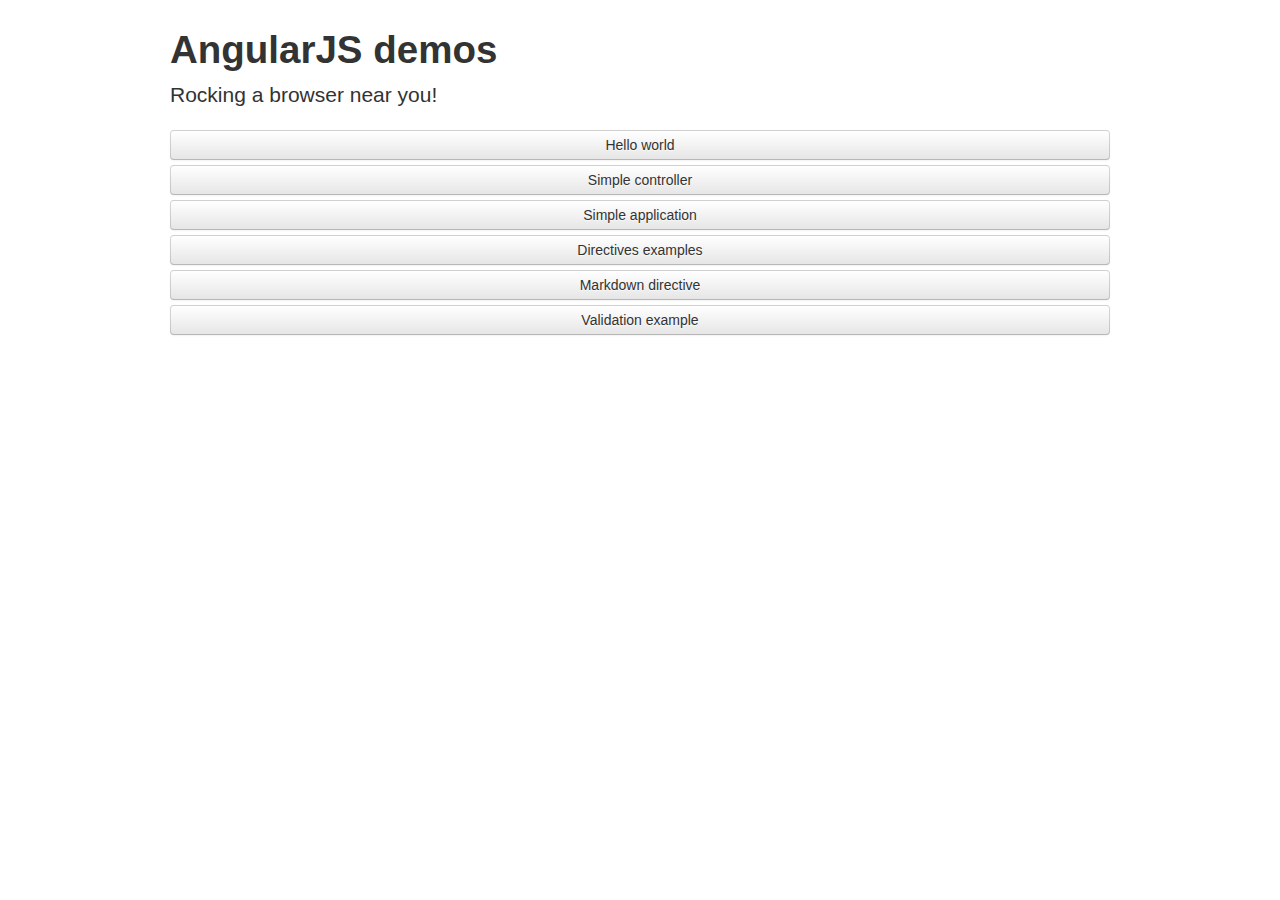
<file: index.html>
<!DOCTYPE HTML>
<html>
<head>
    <meta charset="UTF-8">
    <title>AngularJS Demo</title>
    <link rel="stylesheet" type="text/css" href="lib/bootstrap/css/bootstrap.min.css" media="all">
</head>
<body>
<div class="container">
    <h1>AngularJS demos</h1>

    <p class="lead">Rocking a browser near you!</p>
    <a class="btn btn-block" href="01-hello-world.html">Hello world</a>
    <a class="btn btn-block" href="02-simple-ctrl.html">Simple controller</a>
    <a class="btn btn-block" href="03-simple-app.html">Simple application</a>
    <a class="btn btn-block" href="04-directives-app.html">Directives examples</a>
    <a class="btn btn-block" href="05-markdown-directive-app.html">Markdown directive</a>
    <a class="btn btn-block" href="06-validation.html">Validation example</a>
</div>
</body>
</html>
</file>
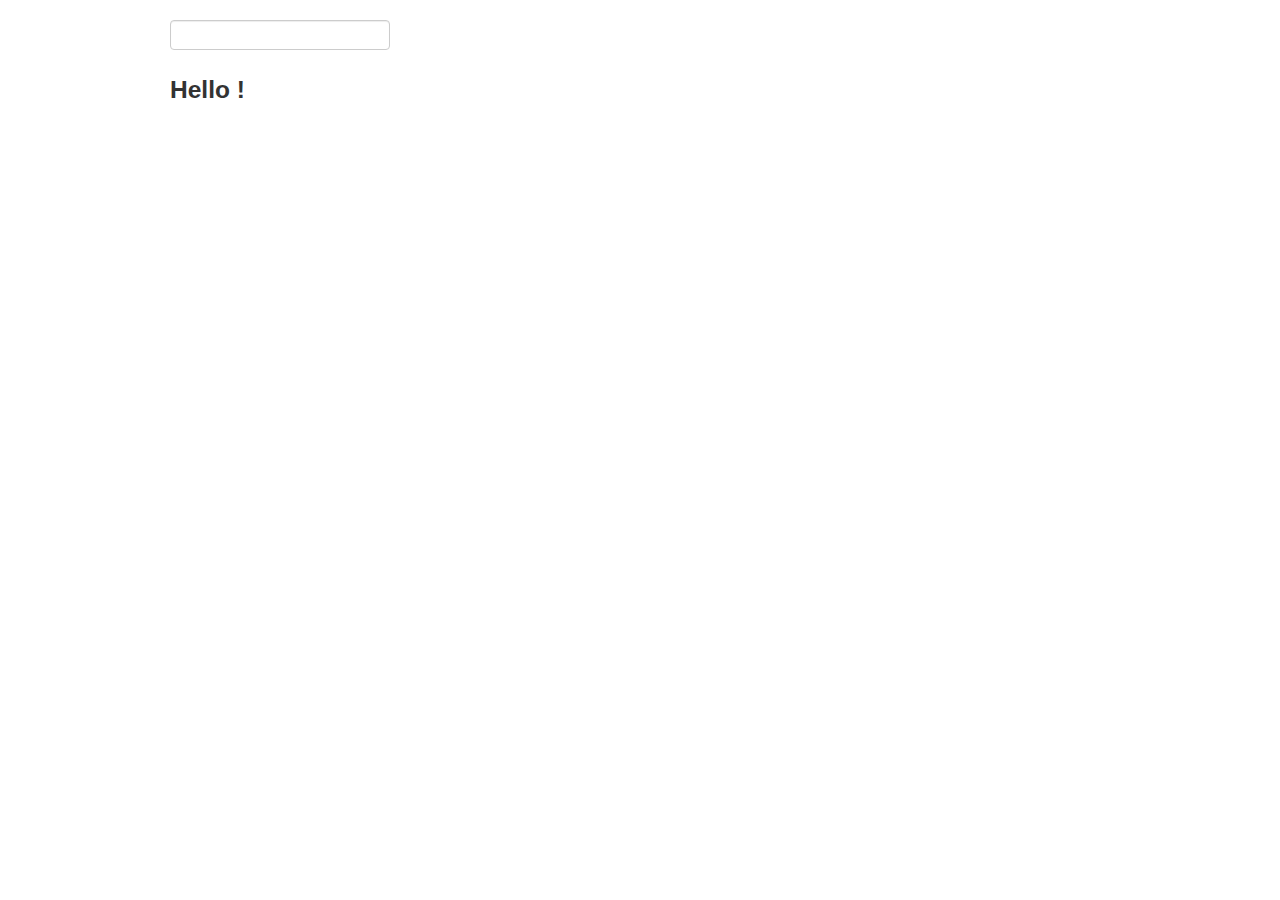
<file: 01-hello-world.html>
<!DOCTYPE HTML>
<html ng-app>
<head>
    <meta charset="UTF-8">
    <title>AngularJS Demo</title>
    <script type="text/javascript" src="lib/angular/angular.js"></script>
    <link rel="stylesheet" type="text/css" href="lib/bootstrap/css/bootstrap.min.css" media="all">
</head>
<body>

<div class="container">
    <input type="text" ng-model="name">
    <h3>Hello {{name}}!</h3>
</div>
</body>
</html>
</file>
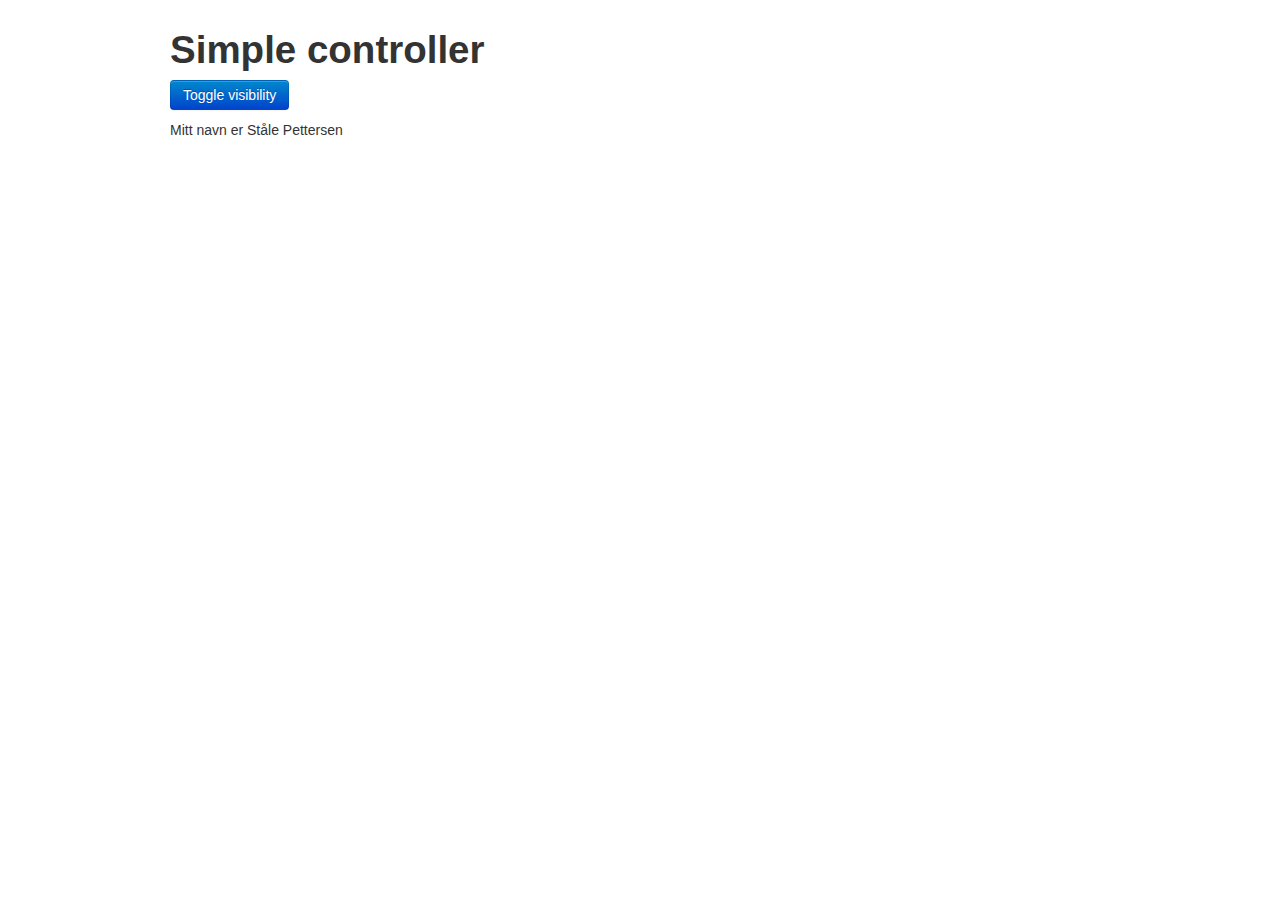
<file: 02-simple-ctrl.html>
<!DOCTYPE HTML>
<html ng-app>
<head>
    <meta charset="UTF-8">
    <title>AngularJS Demo</title>
    <script type="text/javascript" src="lib/angular/angular.js"></script>
    <script type="text/javascript" src="js/02-SimpleCtrl.js"></script>
    <link rel="stylesheet" type="text/css" href="lib/bootstrap/css/bootstrap.min.css" media="all">
</head>
<body>

<div class="container" ng-controller="SimpleCtrl">
    <h1>Simple controller</h1>

    <p><a class="btn btn-primary" ng-click="toggleVisibility()">Toggle visibility</a></p>
    <p ng-show="visible">Mitt navn er {{name}}</p>

</div>
</body>
</html>
</file>
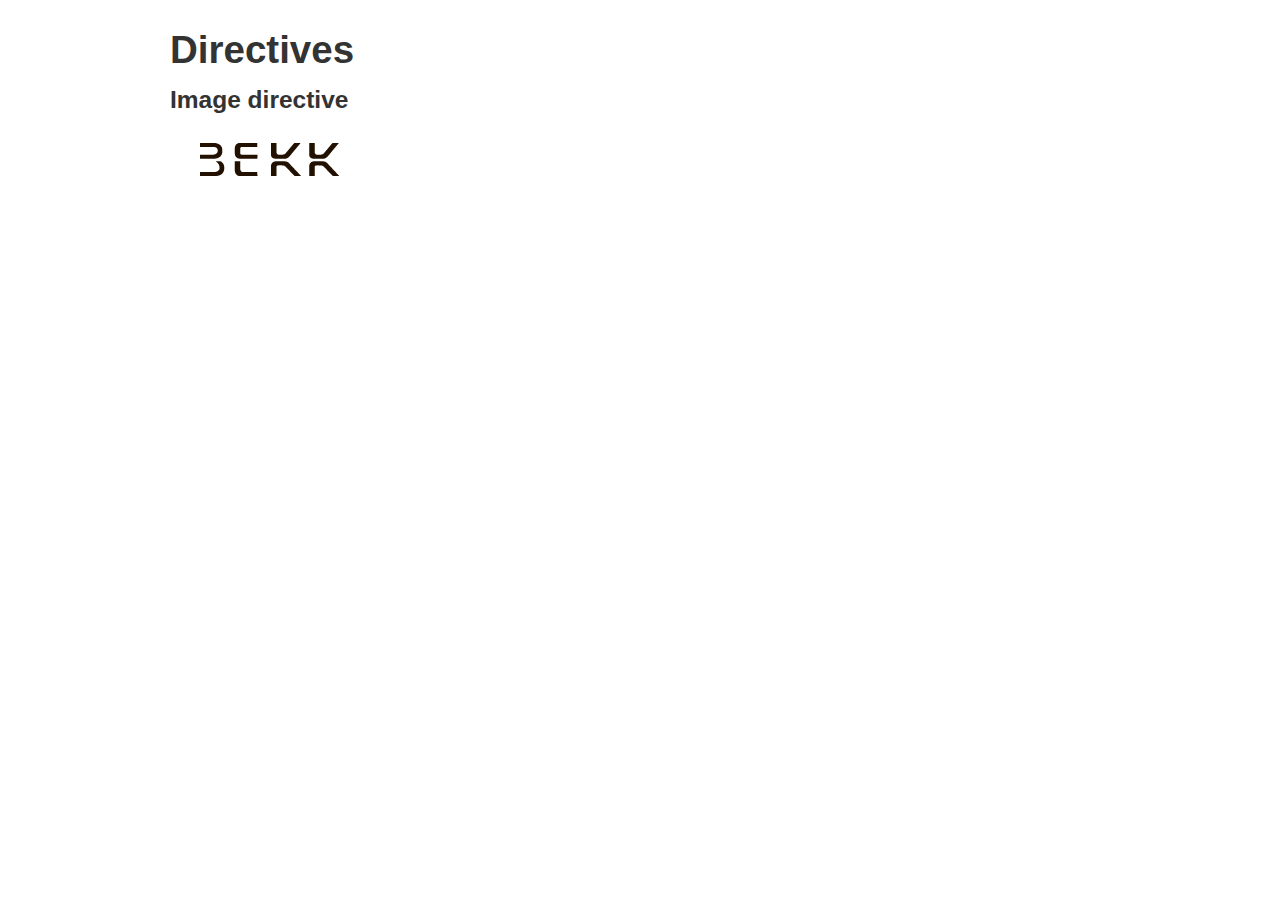
<file: 04-directives-app.html>
<!DOCTYPE HTML>
<html ng-app="DirectivesApp">
<head>
    <meta charset="UTF-8">
    <title>AngularJS Demo</title>
    <link rel="stylesheet" type="text/css" href="lib/bootstrap/css/bootstrap.min.css" media="all">
    <script type="text/javascript" src="lib/showdown-none-amd.js"></script>
    <script type="text/javascript" src="lib/angular/angular.js"></script>
    <script type="text/javascript" src="lib/angular/angular-mocks.js"></script>
    <script type="text/javascript" src="js/04-DirectivesApp.js"></script>

</head>
<body>

<div class="container">
    <h1>Directives</h1>

    <div ng-controller="ImageCtrl">
        <h3>Image directive</h3>
        <picture/>
    </div>
</div>
</body>
</html>
</file>
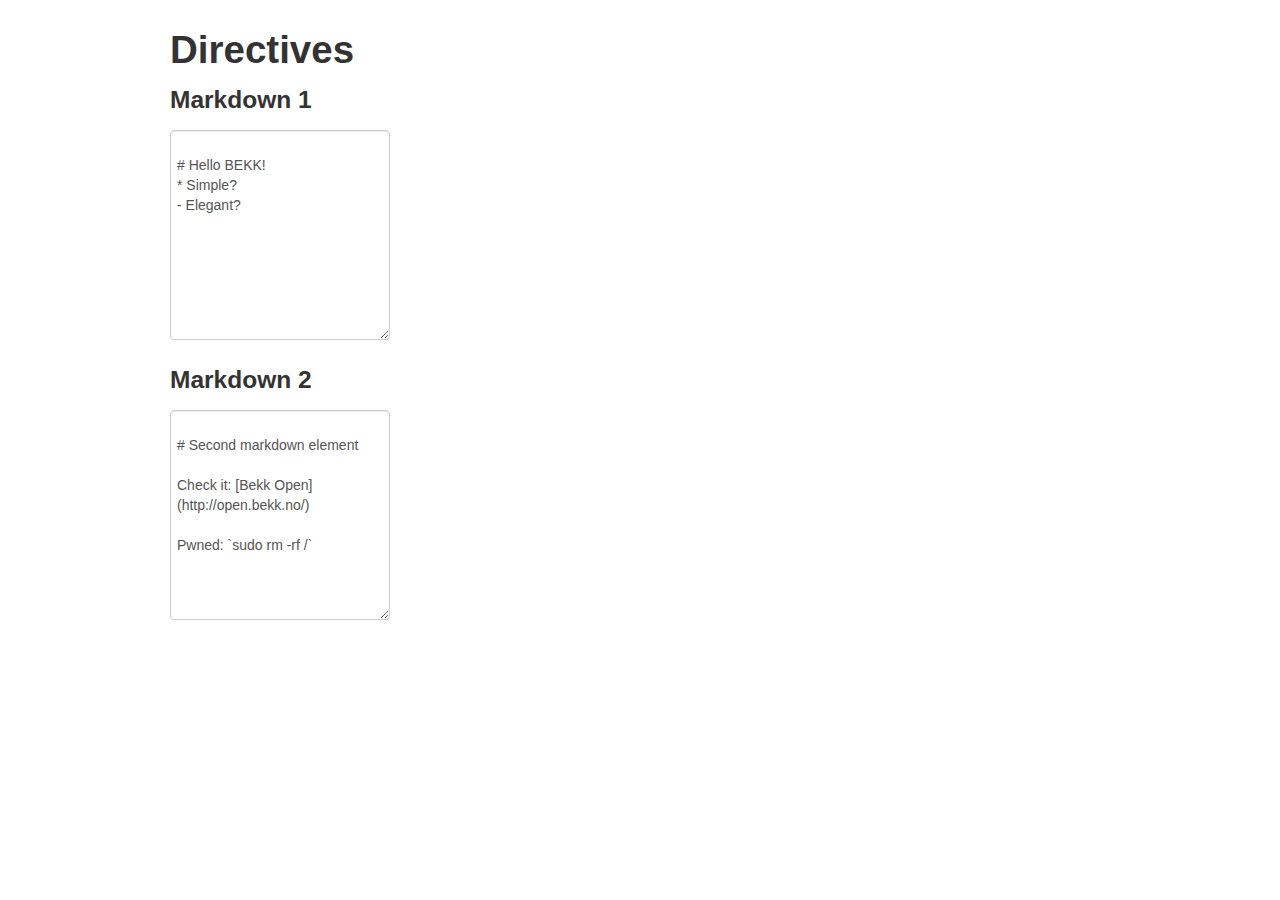
<file: 05-markdown-directive-app.html>
<!DOCTYPE HTML>
<html ng-app="MarkdownDirectiveApp">
<head>
    <meta charset="UTF-8">
    <title>AngularJS Demo</title>
    <link rel="stylesheet" type="text/css" href="lib/bootstrap/css/bootstrap.min.css" media="all">
    <script type="text/javascript" src="lib/showdown-none-amd.js"></script>
    <script type="text/javascript" src="lib/angular/angular.js"></script>
    <script type="text/javascript" src="lib/angular/angular-mocks.js"></script>
    <script type="text/javascript" src="js/05-MarkdownDirectiveApp.js"></script>

</head>
<body>

<div class="container">
    <h1>Directives</h1>

    <h3>Markdown 1</h3>

    <markdown>
# Hello BEKK!
* Simple?
- Elegant?
    </markdown>

    <h3>Markdown 2</h3>
    <markdown>
# Second markdown element

Check it: [Bekk Open](http://open.bekk.no/)

Pwned: `sudo rm -rf /`
    </markdown>

</div>
</body>
</html>
</file>
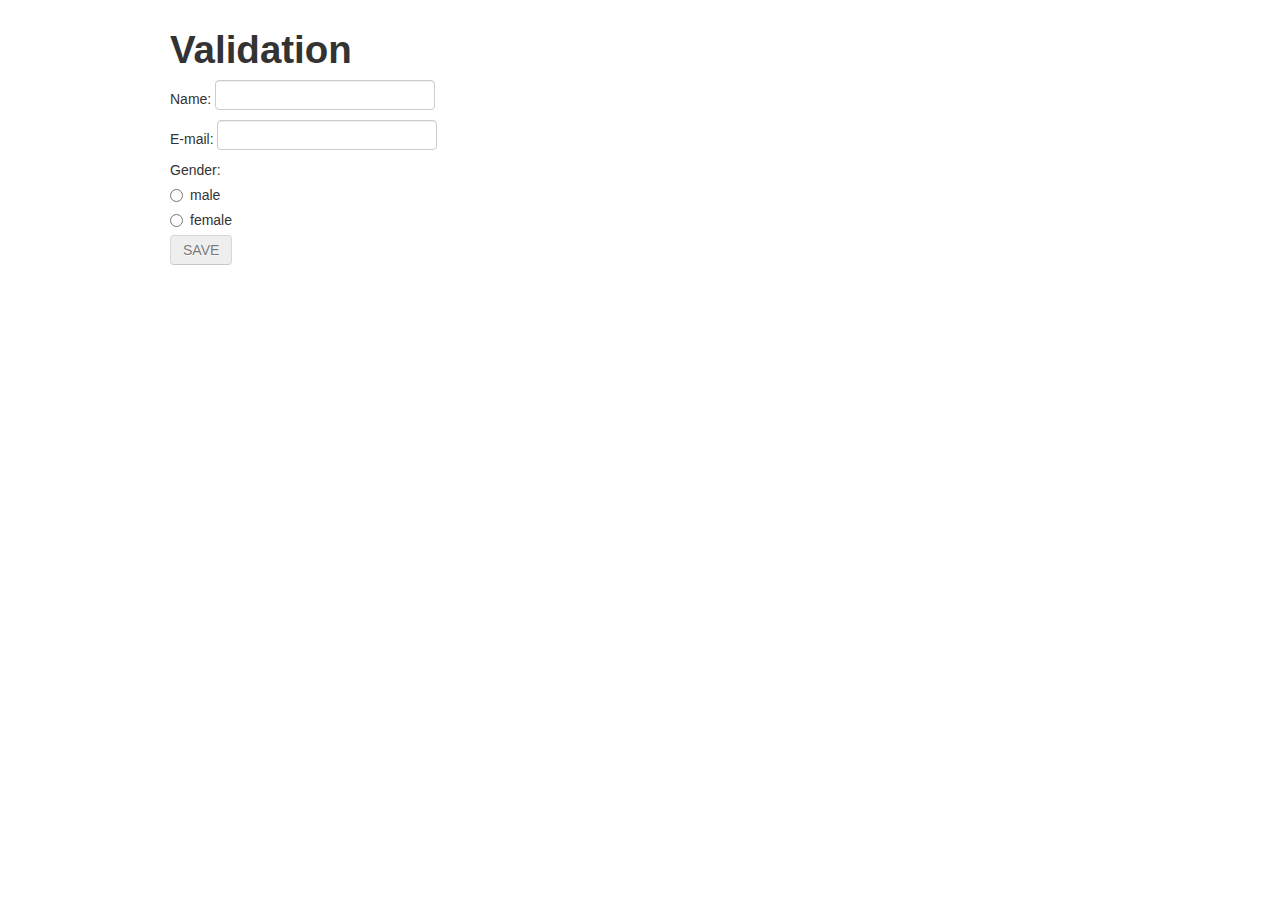
<file: 05-validation.html>
<!DOCTYPE HTML>
<html ng-app>
<head>
    <meta charset="UTF-8">
    <title>AngularJS Demo</title>
    <link rel="stylesheet" type="text/css" href="lib/bootstrap/css/bootstrap.min.css" media="all">
    <script type="text/javascript" src="lib/showdown-none-amd.js"></script>
    <script type="text/javascript" src="lib/angular/angular.js"></script>
    <script type="text/javascript" src="lib/angular/angular-mocks.js"></script>
    <script type="text/javascript" src="js/05-ValidationCtrl.js"></script>

</head>
<body>

<div class="container">
    <h1>Validation</h1>
    <div ng-controller="ValidationCtrl">
        <form name="form" novalidate>
            Name:
            <input type="text" ng-model="user.name" name="uName" required /><br />
            E-mail:
            <input type="email" ng-model="user.email" name="uEmail" required/><br />
            <div ng-show="form.uEmail.$dirty && form.uEmail.$invalid" class="alert alert-error">Invalid:
                <span ng-show="form.uEmail.$error.required">Tell us your email.</span>
                <span ng-show="form.uEmail.$error.email">This is not a valid email.</span>
            </div>

            <fieldset>
                <label>Gender:</label>
                <label class="radio"><input type="radio" ng-model="user.gender" value="male" />male</label>
                <label class="radio"><input type="radio" ng-model="user.gender" value="female" />female<br /></label>
            </fieldset>


            <button ng-click="update(user)"
                    ng-disabled="form.$invalid || isUnchanged(user)" class="btn">SAVE</button>
        </form>
    </div>
</div>
</body>
</html>
</file>
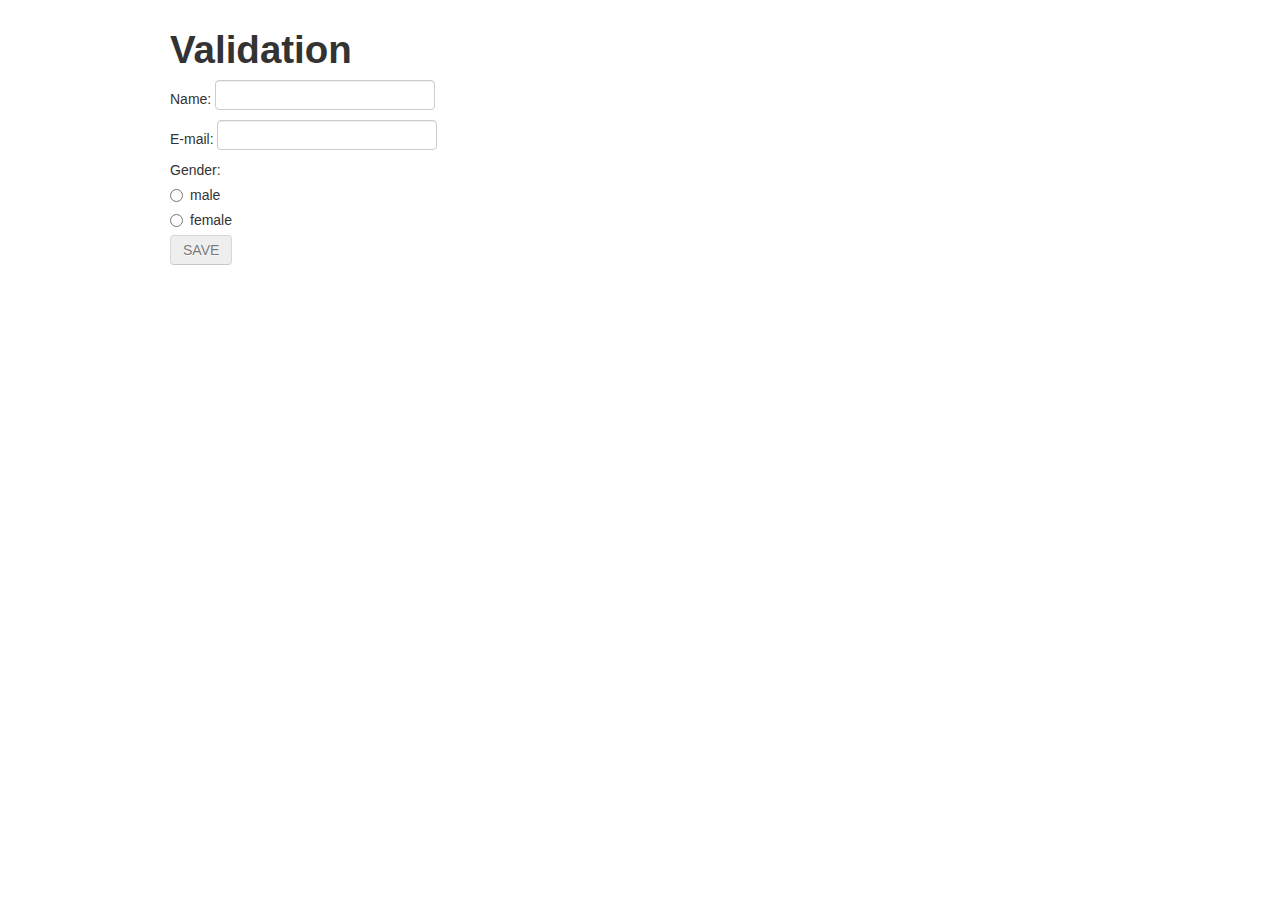
<file: 06-validation.html>
<!DOCTYPE HTML>
<html ng-app>
<head>
    <meta charset="UTF-8">
    <title>AngularJS Demo</title>
    <link rel="stylesheet" type="text/css" href="lib/bootstrap/css/bootstrap.min.css" media="all">
    <script type="text/javascript" src="lib/showdown-none-amd.js"></script>
    <script type="text/javascript" src="lib/angular/angular.js"></script>
    <script type="text/javascript" src="lib/angular/angular-mocks.js"></script>
    <script type="text/javascript" src="js/06-ValidationCtrl.js"></script>

</head>
<body>

<div class="container">
    <h1>Validation</h1>
    <div ng-controller="ValidationCtrl">
        <form name="form" novalidate>
            Name:
            <input type="text" ng-model="user.name" name="uName" required /><br />
            E-mail:
            <input type="email" ng-model="user.email" name="uEmail" required/><br />

            <div ng-show="form.uEmail.$dirty && form.uEmail.$invalid" class="alert alert-error">Invalid:
                <span ng-show="form.uEmail.$error.required">Tell us your email.</span>
                <span ng-show="form.uEmail.$error.email">This is not a valid email.</span>
            </div>

            <fieldset>
                <label>Gender:</label>
                <label class="radio"><input type="radio" ng-model="user.gender" value="male" />male</label>
                <label class="radio"><input type="radio" ng-model="user.gender" value="female" />female<br /></label>
            </fieldset>


            <button ng-click="update(user)"
                    ng-disabled="form.$invalid || isUnchanged(user)" class="btn">SAVE</button>
        </form>
    </div>
</div>
</body>
</html>
</file>
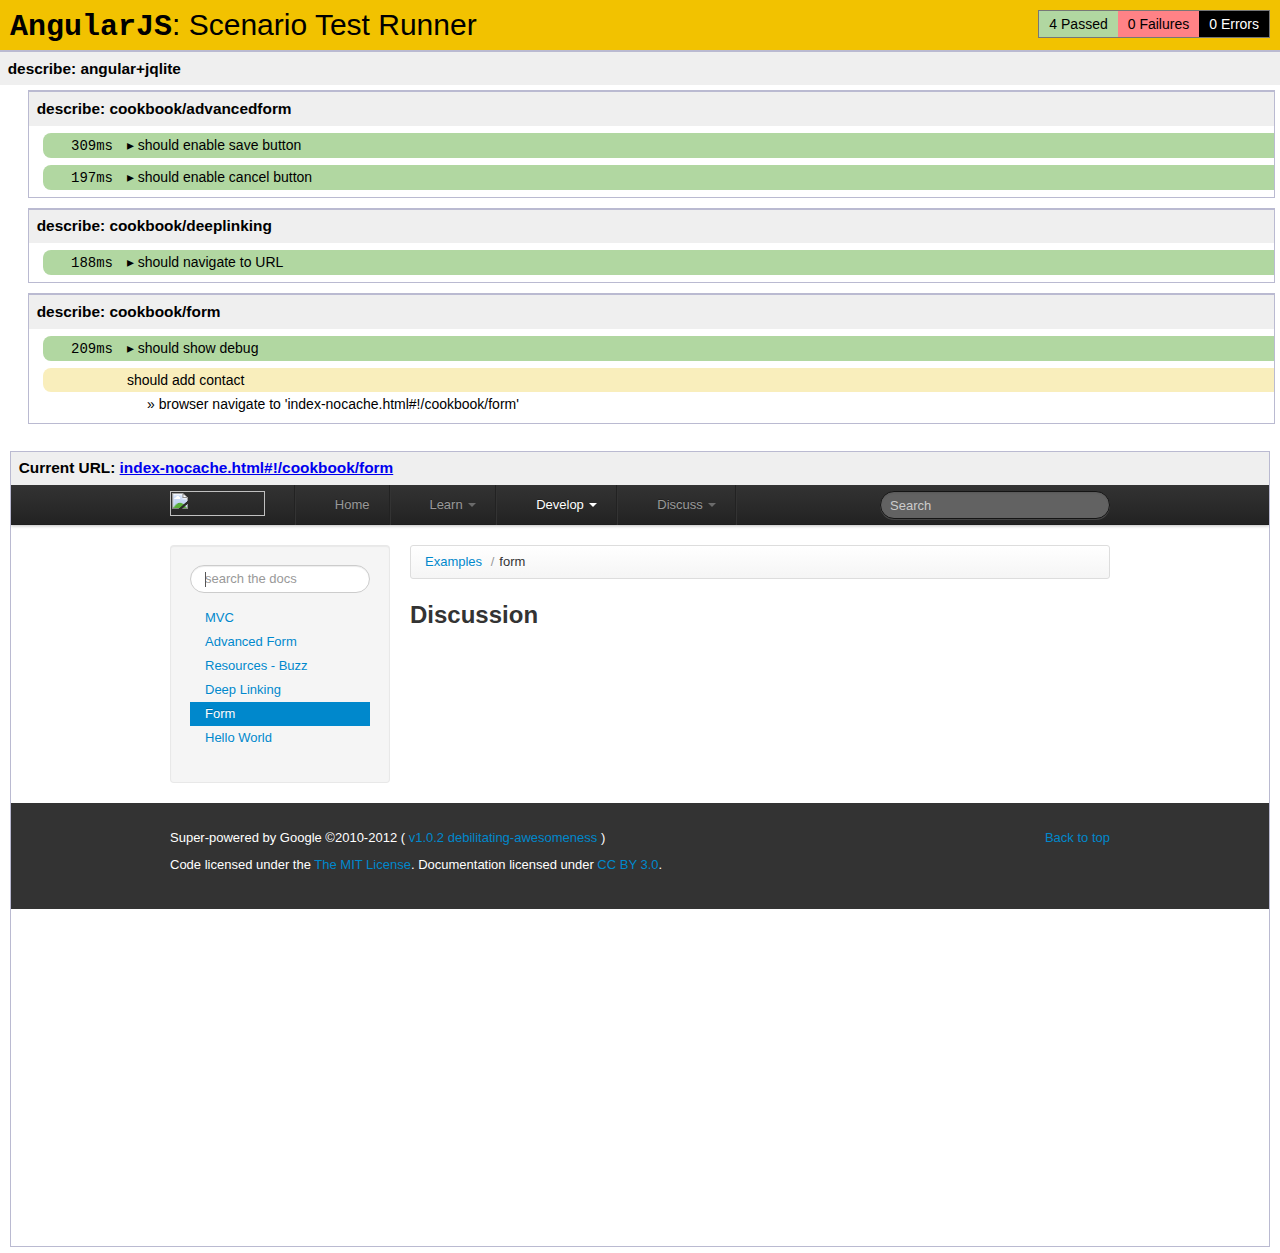
<file: lib/angular/docs/docs-scenario.html>
<!DOCTYPE HTML>
<html xmlns:ng="http://angularjs.org">
<head>
  <title>AngularJS Docs E2E Test Runner</title>
  <script>
    var gae = (location.pathname.split('/').length == 2),
        headEl = document.head,
        angularVersion = {
          current: '1.0.2', // rewrite during build
          stable: '1.0.1'
        };

    addTag('script', {src: path('angular-scenario.js')}, function() {
      addTag('script', {src: 'docs-scenario.js'}, function() {
        angular.scenario.setUpAndRun();
      });
    });

    function addTag(name, attributes, callback) {
      var el = document.createElement(name),
          attrName;

      for (attrName in attributes) {
        el.setAttribute(attrName, attributes[attrName]);
      }

      if (callback) {
        el.onload = callback;
      }

      headEl.appendChild(el);
    }


    function path(name) {
      return gae
          ? 'http://code.angularjs.org/' + angularVersion.stable + '/' +
              name.replace(/\.js$/, '-' + angularVersion.stable + '.js')
          : '../' + name;
    }
  </script>
</head>
<body>
</body>
</html>
</file>
